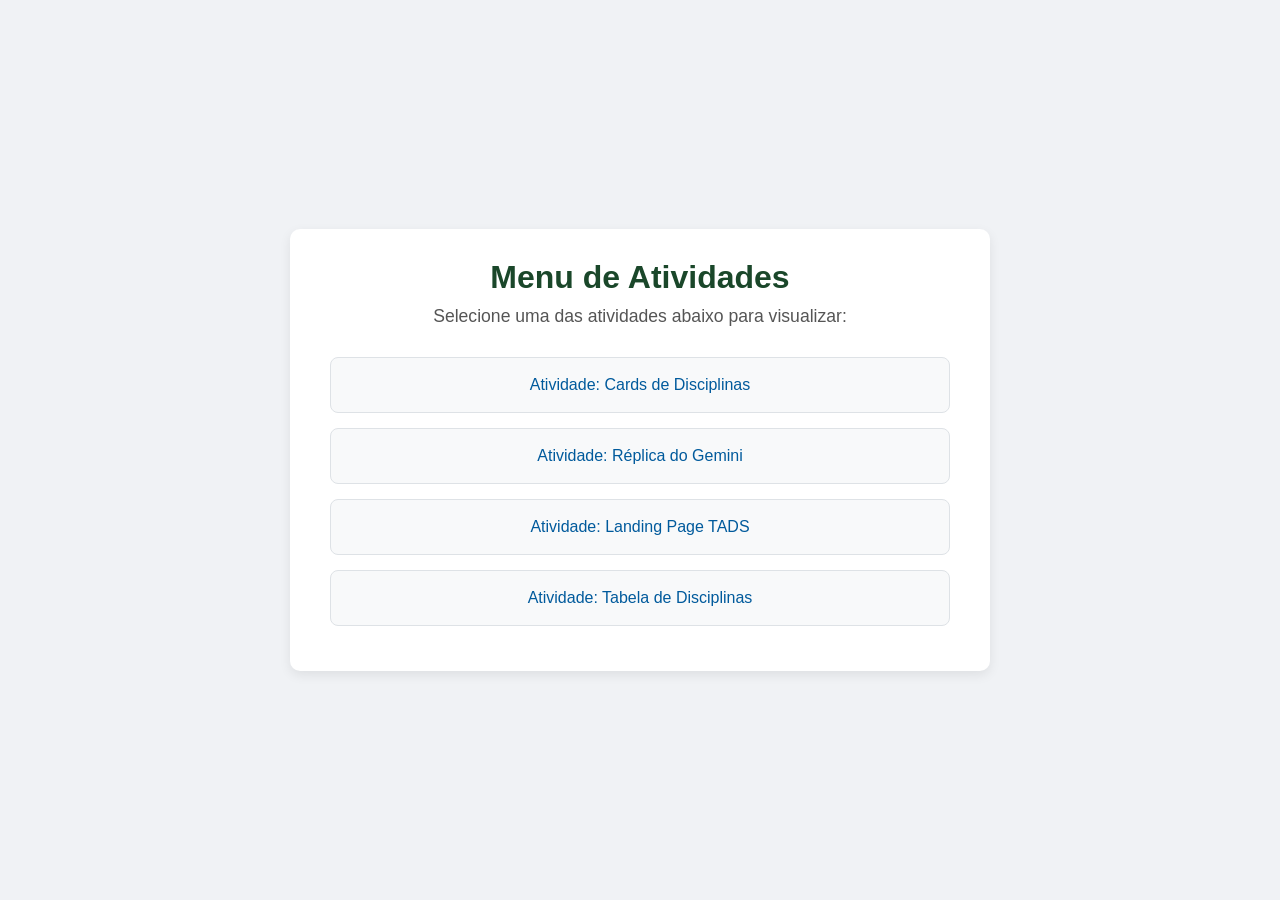
<file: index.html>
<!DOCTYPE html>
<html lang="pt-BR">
<head>
    <meta charset="UTF-8">
    <meta name="viewport" content="width=device-width, initial-scale=1.0">
    <title>Página Principal - Atividades</title>
    <link rel="stylesheet" href="principal.css">
</head>
<body>

    <main class="container">
        <h1>Menu de Atividades</h1>
        <p>Selecione uma das atividades abaixo para visualizar:</p>
        
        <nav class="menu-navegacao">
            <ul>
                <li><a href="Cards/cards.html" target="_blank">Atividade: Cards de Disciplinas</a></li>
                <li><a href="Gemini/replica.html" target="_blank">Atividade: Réplica do Gemini</a></li>
                <li><a href="LandingPage/landingpage.html" target="_blank">Atividade: Landing Page TADS</a></li>
                <li><a href="Tabelas/tabelas.html" target="_blank">Atividade: Tabela de Disciplinas</a></li>
            </ul>
        </nav>
    </main>
    
</body>
</html>
</file>
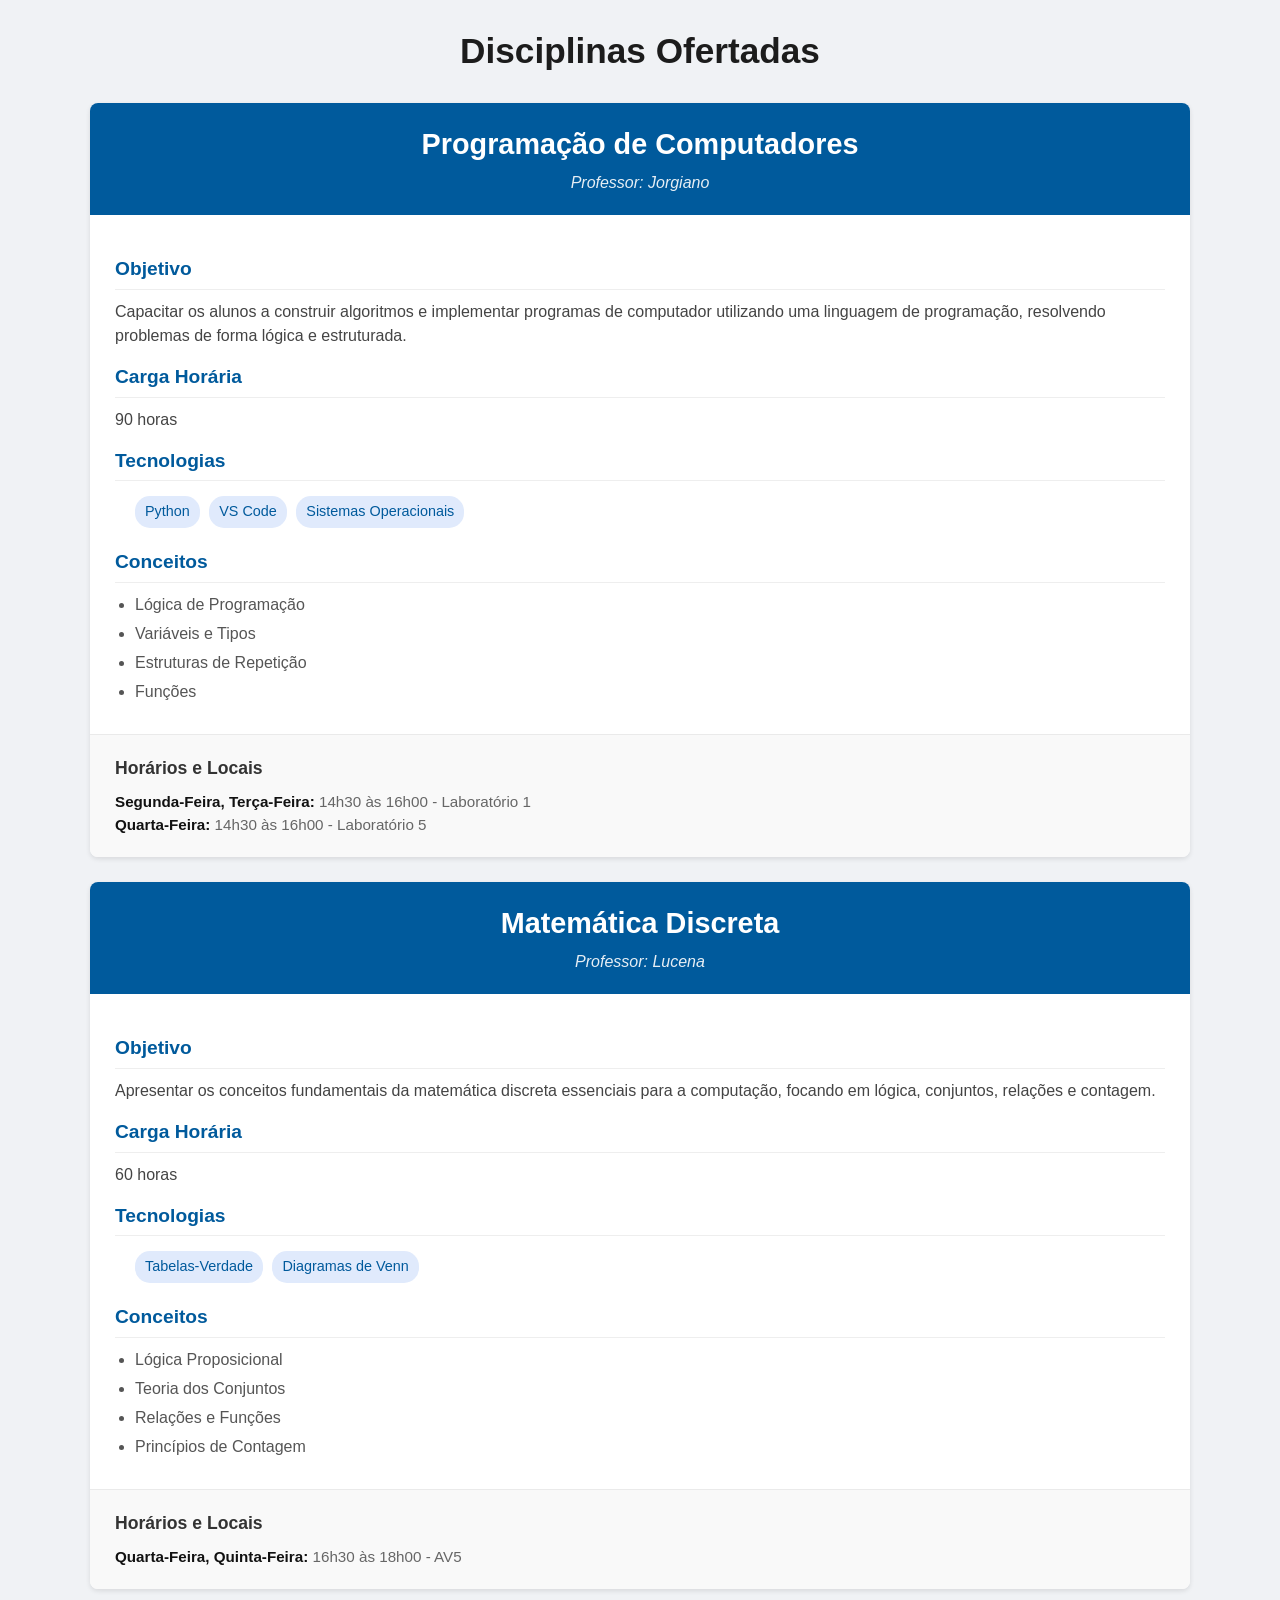
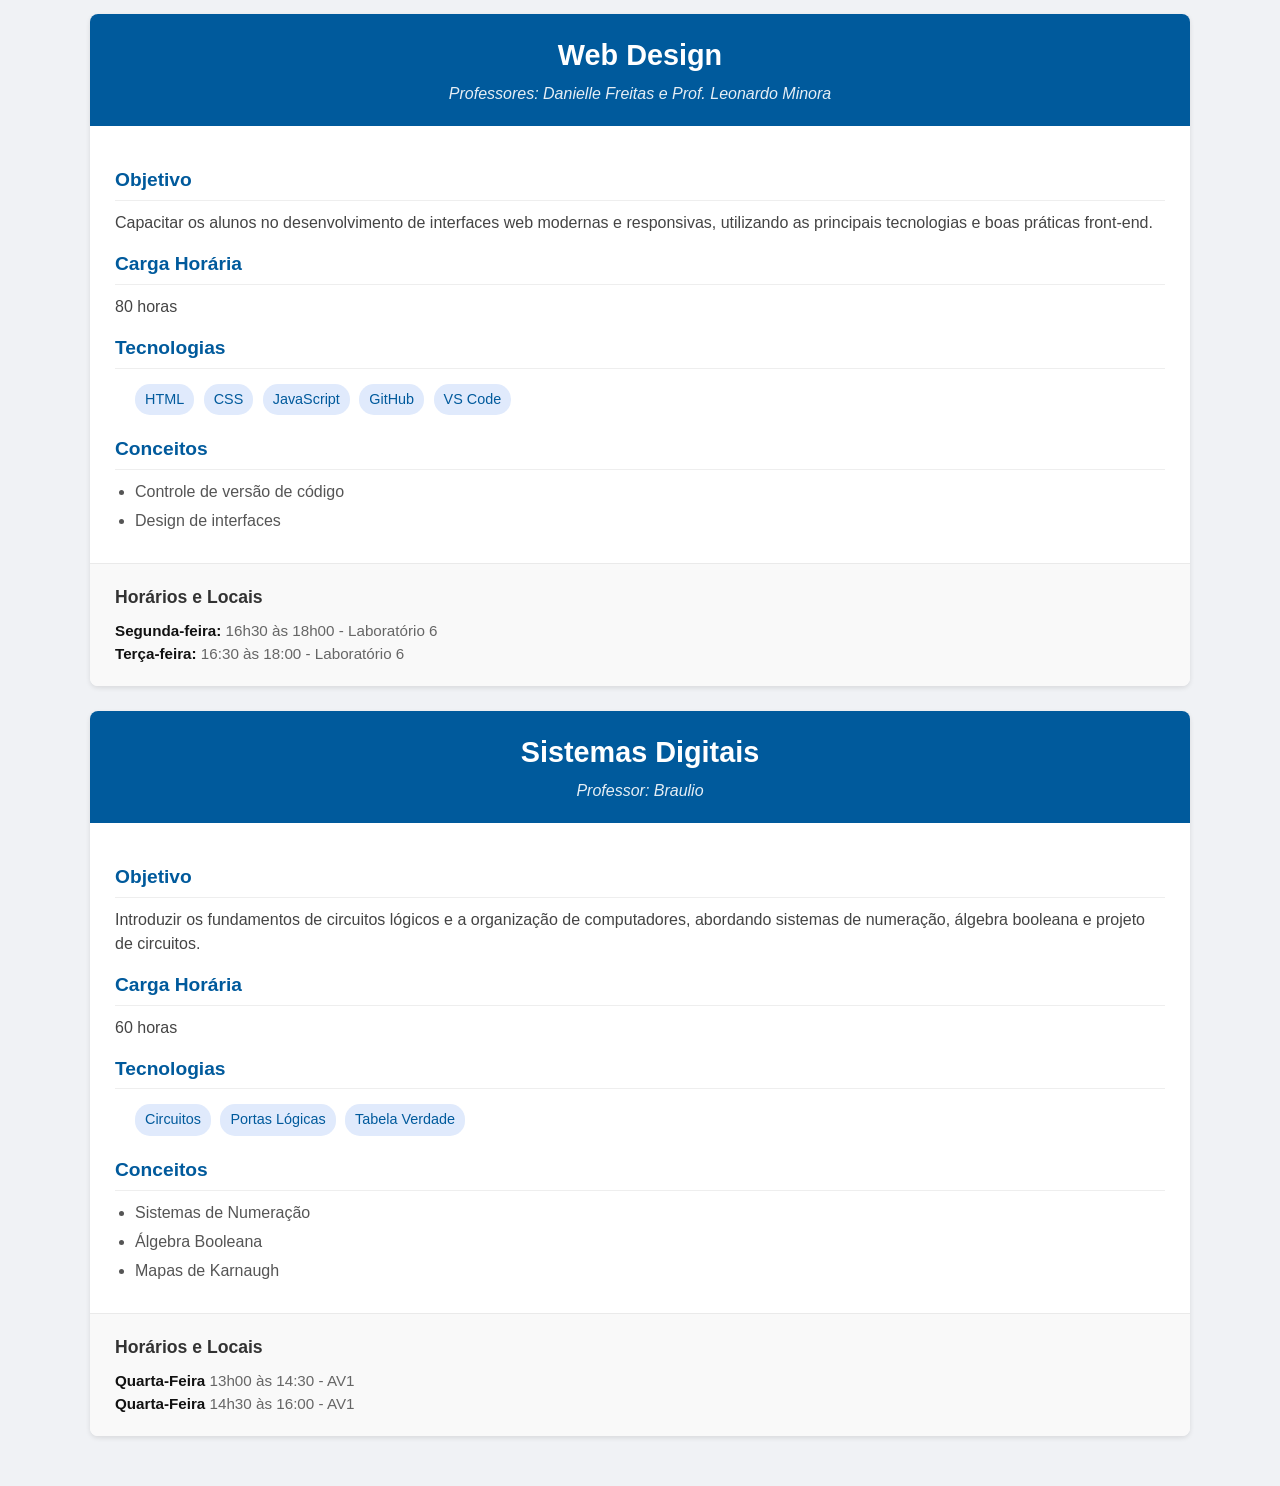
<file: Cards/cards.html>
<!DOCTYPE html>
<html lang="pt-BR">
<head>
    <meta charset="UTF-8">
    <meta name="viewport" content="width=device-width, initial-scale=1.0">
    <title>Cards de Disciplinas</title>
    <link rel="stylesheet" href="cards.css">
</head>
<body>

    <div class="container">
        <h1>Disciplinas Ofertadas</h1>

        <div class="card">
            <div class="card-header">
                <h2>Programação de Computadores</h2>
                <p>Professor: Jorgiano</p>
            </div>
            
            <div class="card-content">
                <h3>Objetivo</h3>
                <p>Capacitar os alunos a construir algoritmos e implementar programas de computador utilizando uma linguagem de programação, resolvendo problemas de forma lógica e estruturada.</p>

                <h3>Carga Horária</h3>
                <p>90 horas</p>

                <h3>Tecnologias</h3>
                <ul class="tecnologias">
                    <li>Python</li>
                    <li>VS Code</li>
                    <li>Sistemas Operacionais</li>
                </ul>
                
                <h3>Conceitos</h3>
                <ul>
                    <li>Lógica de Programação</li>
                    <li>Variáveis e Tipos</li>
                    <li>Estruturas de Repetição</li>
                    <li>Funções</li>
                </ul>
            </div>
            
            <div class="card-footer">
                <h3>Horários e Locais</h3>
                <p><strong>Segunda-Feira, Terça-Feira:</strong> 14h30 às 16h00 - Laboratório 1</p>
                <p><strong>Quarta-Feira:</strong> 14h30 às 16h00 - Laboratório 5</p>
            </div>
        </div>

        <div class="card">
            <div class="card-header">
                <h2>Matemática Discreta</h2>
                <p>Professor: Lucena</p>
            </div>
            
            <div class="card-content">
                <h3>Objetivo</h3>
                <p>Apresentar os conceitos fundamentais da matemática discreta essenciais para a computação, focando em lógica, conjuntos, relações e contagem.</p>

                <h3>Carga Horária</h3>
                <p>60 horas</p>

                <h3>Tecnologias</h3>
                <ul class="tecnologias">
                    <li>Tabelas-Verdade</li>
                    <li>Diagramas de Venn</li>
                </ul>
                
                <h3>Conceitos</h3>
                <ul>
                    <li>Lógica Proposicional</li>
                    <li>Teoria dos Conjuntos</li>
                    <li>Relações e Funções</li>
                    <li>Princípios de Contagem</li>
                </ul>
            </div>
            
            <div class="card-footer">
                <h3>Horários e Locais</h3>
                <p><strong>Quarta-Feira, Quinta-Feira:</strong> 16h30 às 18h00 - AV5</p>
            </div>
        </div>
        
        <div class="card">
            <div class="card-header">
                <h2>Web Design</h2>
                <p>Professores: Danielle Freitas e Prof. Leonardo Minora</p>
            </div>
            
            <div class="card-content">
                <h3>Objetivo</h3>
                <p>Capacitar os alunos no desenvolvimento de interfaces web modernas e responsivas, utilizando as principais tecnologias e boas práticas front-end.</p>

                <h3>Carga Horária</h3>
                <p>80 horas</p>

                <h3>Tecnologias</h3>
                <ul class="tecnologias">
                    <li>HTML</li>
                    <li>CSS</li>
                    <li>JavaScript</li>
                    <li>GitHub</li>
                    <li>VS Code</li>
                </ul>
                
                <h3>Conceitos</h3>
                <ul>
                    <li>Controle de versão de código</li>
                    <li>Design de interfaces</li>
                </ul>
            </div>
            
            <div class="card-footer">
                <h3>Horários e Locais</h3>
                <p><strong>Segunda-feira:</strong> 16h30 às 18h00 - Laboratório 6</p>
                <p><strong>Terça-feira:</strong> 16:30 às 18:00 - Laboratório 6</p>
            </div>
        </div>
        
        <div class="card">
            <div class="card-header">
                <h2>Sistemas Digitais</h2>
                <p>Professor: Braulio</p>
            </div>
            
            <div class="card-content">
                <h3>Objetivo</h3>
                <p>Introduzir os fundamentos de circuitos lógicos e a organização de computadores, abordando sistemas de numeração, álgebra booleana e projeto de circuitos.</p>

                <h3>Carga Horária</h3>
                <p>60 horas</p>

                <h3>Tecnologias</h3>
                <ul class="tecnologias">
                    <li>Circuitos</li>
                    <li>Portas Lógicas</li>
                    <li>Tabela Verdade</li>
                </ul>
                
                <h3>Conceitos</h3>
                <ul>
                    <li>Sistemas de Numeração</li>
                    <li>Álgebra Booleana</li>
                    <li>Mapas de Karnaugh</li>
                </ul>
            </div>
            
            <div class="card-footer">
                <h3>Horários e Locais</h3>
                <p><strong>Quarta-Feira</strong> 13h00 às 14:30 - AV1</p>
                <p><strong>Quarta-Feira</strong> 14h30 às 16:00 - AV1</p>
            </div>
        </div>

    </div>
    
</body>
</html>
</file>
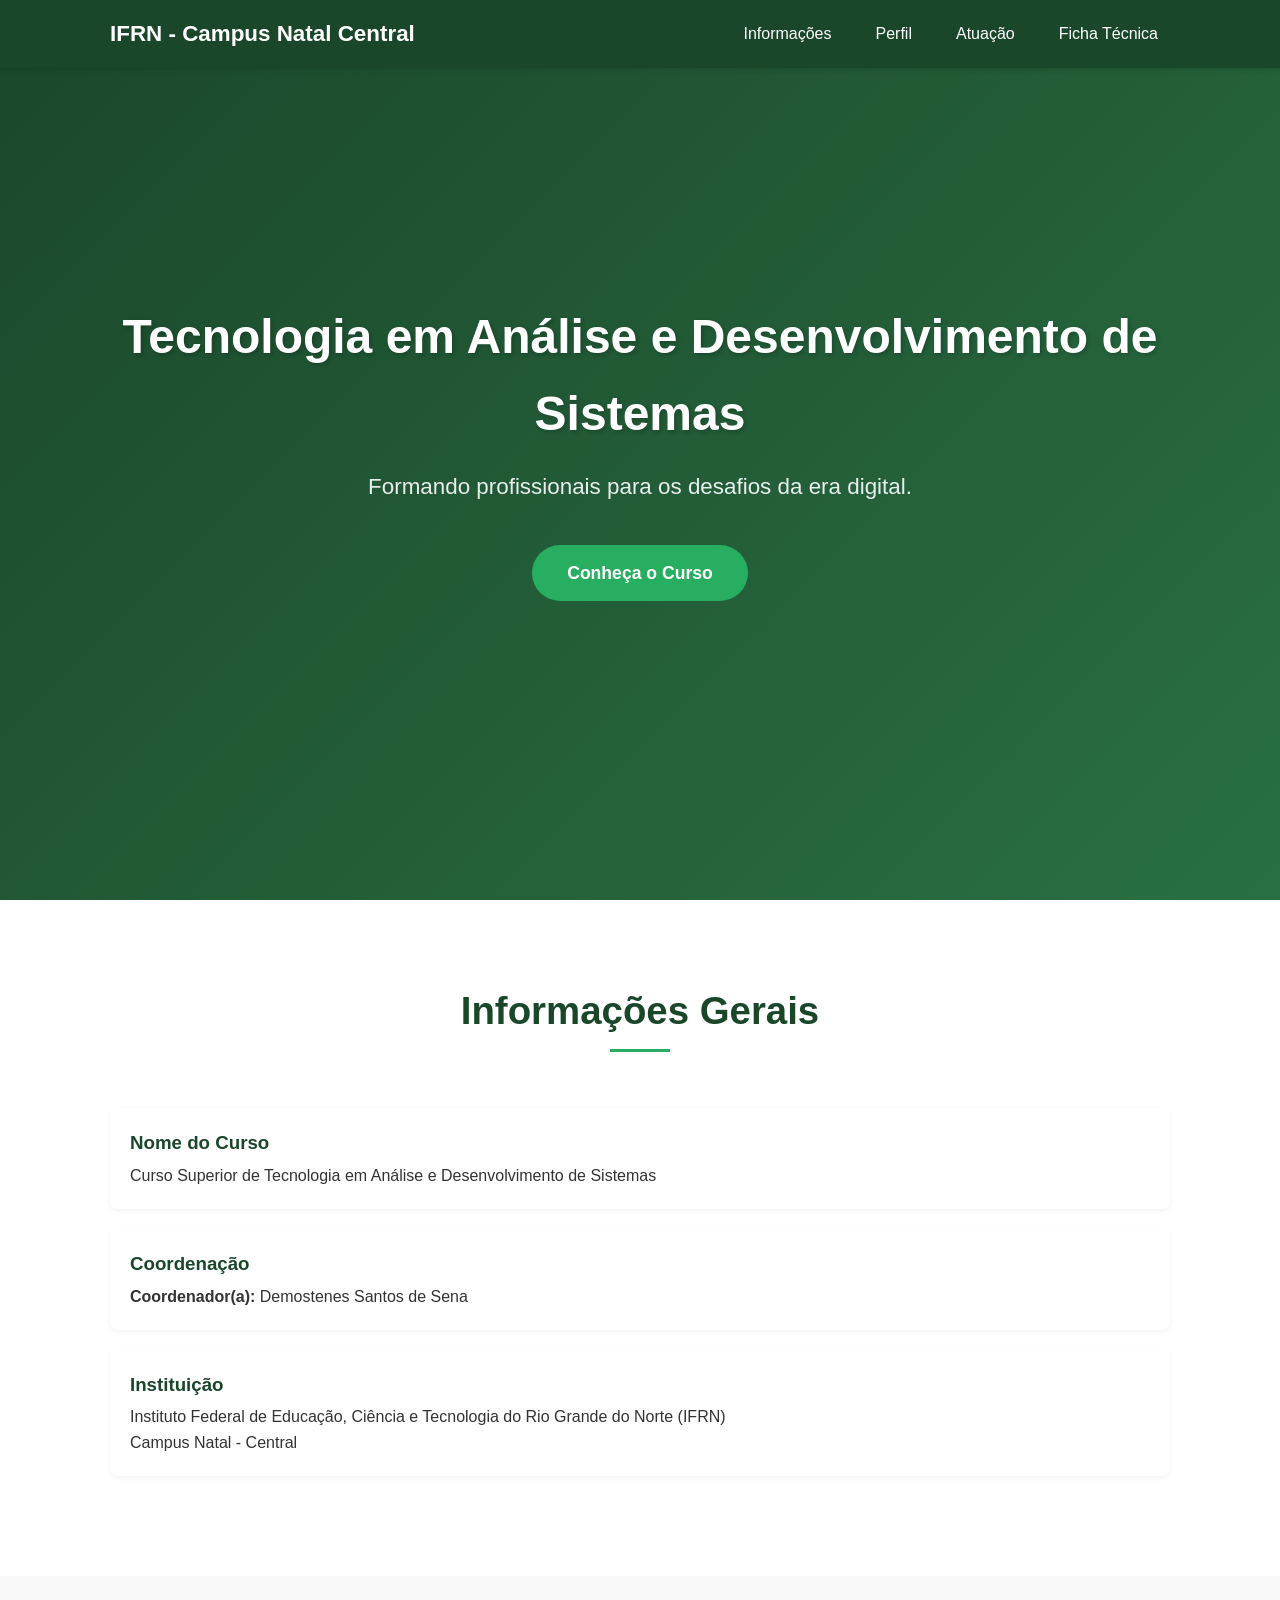
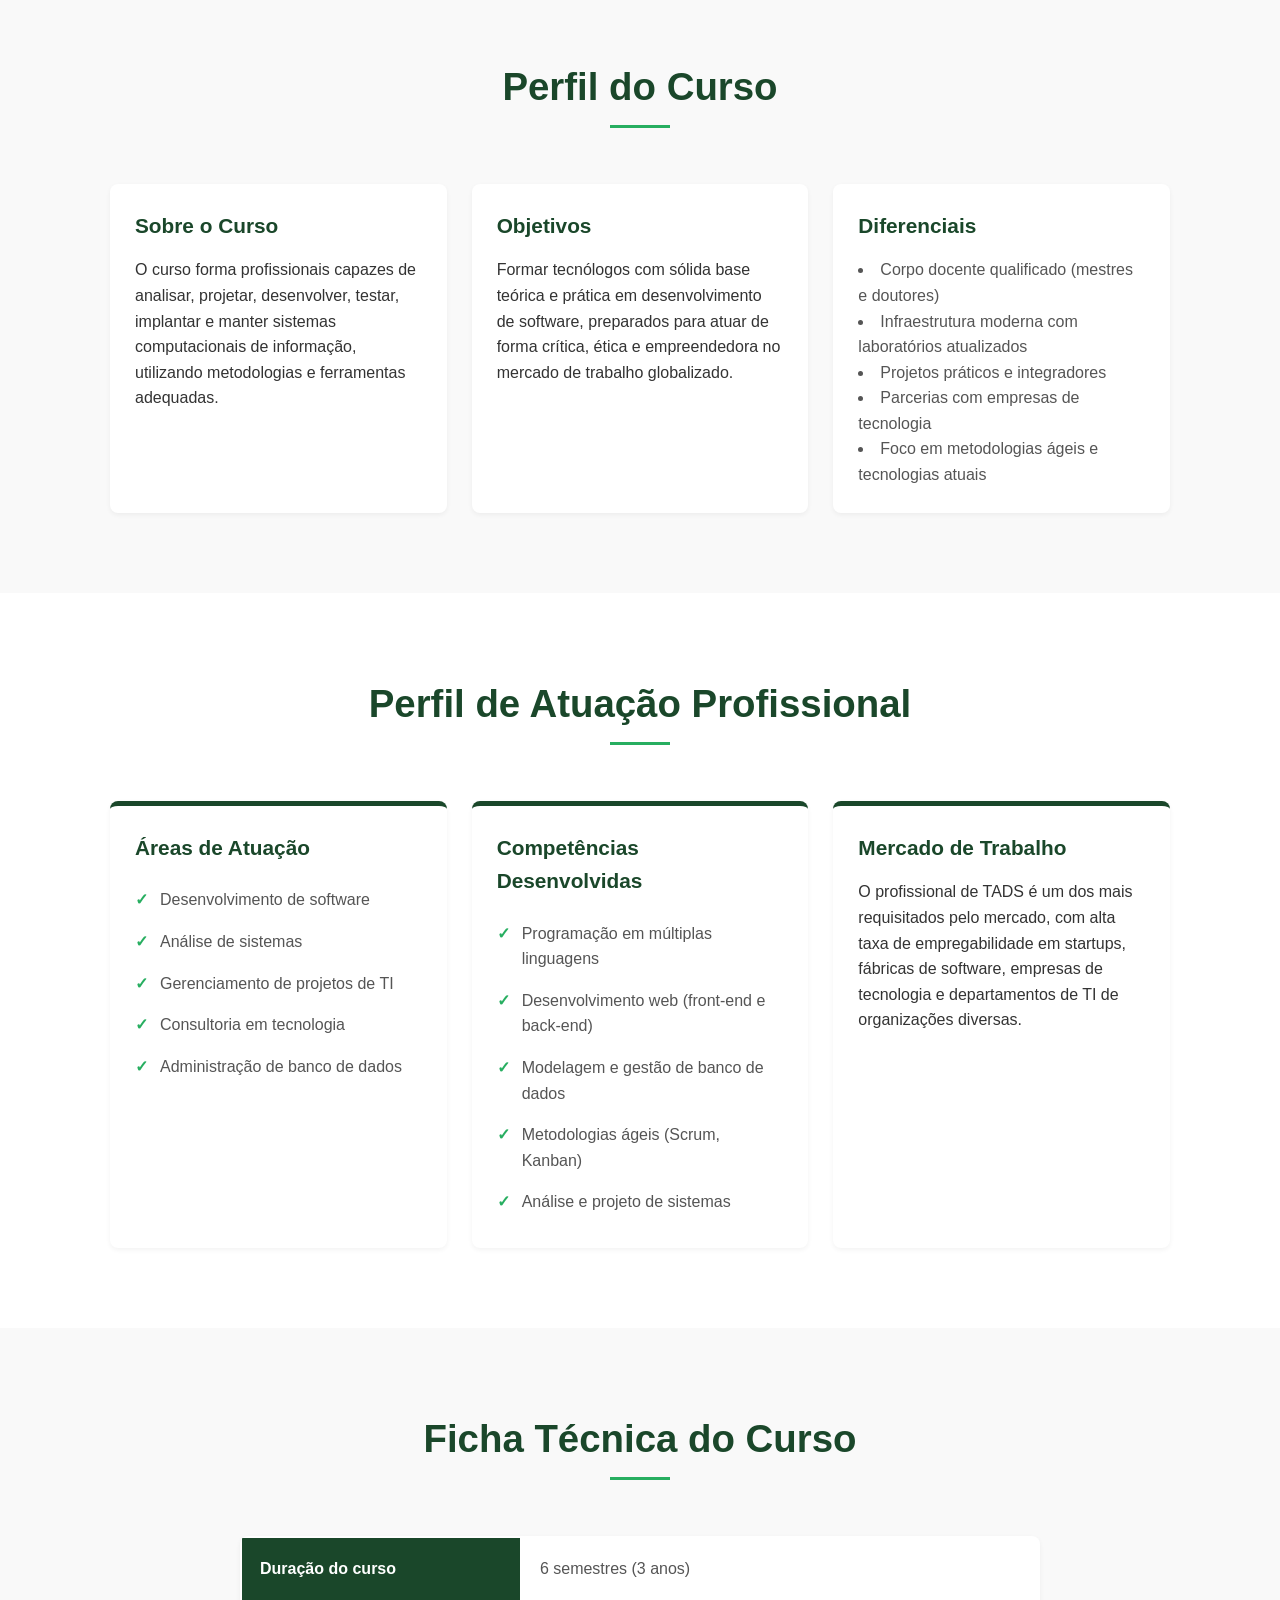
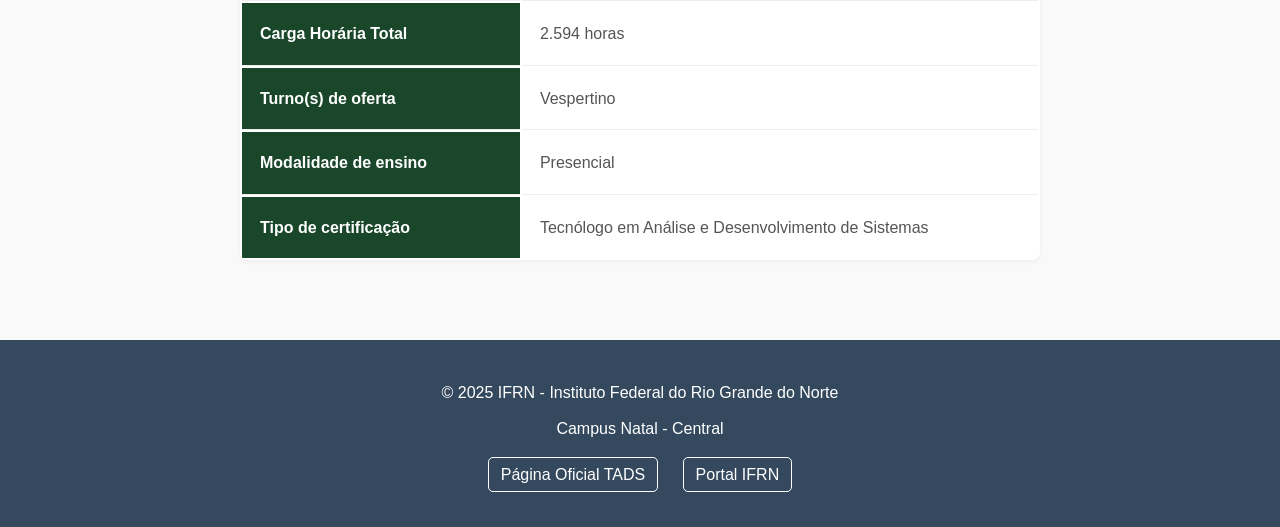
<file: LandingPage/landingpage.html>
<!DOCTYPE html>
<html lang="pt-BR">
<head>
    <meta charset="UTF-8">
    <meta name="viewport" content="width=device-width, initial-scale=1.0">
    <title>TADS - Análise e Desenvolvimento de Sistemas - IFRN</title>
    <link rel="stylesheet" href="landingpage.css">
</head>
<body>

    <header>
        <nav class="container">
            <h1>IFRN - Campus Natal Central</h1>
            <ul class="nav-menu">
                <li><a href="#informacoes">Informações</a></li>
                <li><a href="#perfil-curso">Perfil</a></li>
                <li><a href="#atuacao">Atuação</a></li>
                <li><a href="#ficha-tecnica">Ficha Técnica</a></li>
            </ul>
        </nav>
    </header>

    <section class="hero">
        <div class="hero-content">
            <h1>Tecnologia em Análise e Desenvolvimento de Sistemas</h1>
            <p class="hero-subtitle">Formando profissionais para os desafios da era digital.</p>
            <a href="#informacoes" class="btn-cta">Conheça o Curso</a>
        </div>
    </section>

    <section id="informacoes">
        <div class="container">
            <h2 class="section-title">Informações Gerais</h2>
            <div class="info-box">
                <h3>Nome do Curso</h3>
                <p>Curso Superior de Tecnologia em Análise e Desenvolvimento de Sistemas</p>
            </div>
            <div class="info-box">
                <h3>Coordenação</h3>
                <p><strong>Coordenador(a):</strong> Demostenes Santos de Sena</p>
            </div>
            <div class="info-box">
                <h3>Instituição</h3>
                <p>Instituto Federal de Educação, Ciência e Tecnologia do Rio Grande do Norte (IFRN)</p>
                <p>Campus Natal - Central</p>
            </div>
        </div>
    </section>

    <section id="perfil-curso" class="section-bg-light">
        <div class="container">
            <h2 class="section-title">Perfil do Curso</h2>
            <div class="content-grid">
                <div class="content-card">
                    <h3>Sobre o Curso</h3>
                    <p>O curso forma profissionais capazes de analisar, projetar, desenvolver, testar, implantar e manter sistemas computacionais de informação, utilizando metodologias e ferramentas adequadas.</p>
                </div>
                <div class="content-card">
                    <h3>Objetivos</h3>
                    <p>Formar tecnólogos com sólida base teórica e prática em desenvolvimento de software, preparados para atuar de forma crítica, ética e empreendedora no mercado de trabalho globalizado.</p>
                </div>
                <div class="content-card">
                    <h3>Diferenciais</h3>
                    <ul>
                        <li>Corpo docente qualificado (mestres e doutores)</li>
                        <li>Infraestrutura moderna com laboratórios atualizados</li>
                        <li>Projetos práticos e integradores</li>
                        <li>Parcerias com empresas de tecnologia</li>
                        <li>Foco em metodologias ágeis e tecnologias atuais</li>
                    </ul>
                </div>
            </div>
        </div>
    </section>

    <section id="atuacao">
        <div class="container">
            <h2 class="section-title">Perfil de Atuação Profissional</h2>
            <div class="atuacao-grid">
                <div class="atuacao-card">
                    <h3>Áreas de Atuação</h3>
                    <ul>
                        <li>Desenvolvimento de software</li>
                        <li>Análise de sistemas</li>
                        <li>Gerenciamento de projetos de TI</li>
                        <li>Consultoria em tecnologia</li>
                        <li>Administração de banco de dados</li>
                    </ul>
                </div>
                <div class="atuacao-card">
                    <h3>Competências Desenvolvidas</h3>
                    <ul>
                        <li>Programação em múltiplas linguagens</li>
                        <li>Desenvolvimento web (front-end e back-end)</li>
                        <li>Modelagem e gestão de banco de dados</li>
                        <li>Metodologias ágeis (Scrum, Kanban)</li>
                        <li>Análise e projeto de sistemas</li>
                    </ul>
                </div>
                <div class="atuacao-card">
                    <h3>Mercado de Trabalho</h3>
                    <p>O profissional de TADS é um dos mais requisitados pelo mercado, com alta taxa de empregabilidade em startups, fábricas de software, empresas de tecnologia e departamentos de TI de organizações diversas.</p>
                </div>
            </div>
        </div>
    </section>

    <section id="ficha-tecnica" class="section-bg-light">
        <div class="container">
            <h2 class="section-title">Ficha Técnica do Curso</h2>
            <table class="ficha-table">
                <tbody>
                    <tr>
                        <th>Duração do curso</th>
                        <td>6 semestres (3 anos)</td>
                    </tr>
                    <tr>
                        <th>Carga Horária Total</th>
                        <td>2.594 horas</td>
                    </tr>
                    <tr>
                        <th>Turno(s) de oferta</th>
                        <td>Vespertino</td>
                    </tr>
                    <tr>
                        <th>Modalidade de ensino</th>
                        <td>Presencial</td>
                    </tr>
                    <tr>
                        <th>Tipo de certificação</th>
                        <td>Tecnólogo em Análise e Desenvolvimento de Sistemas</td>
                    </tr>
                </tbody>
            </table>
        </div>
    </section>

    <footer>
        <div class="container">
            <p>&copy; 2025 IFRN - Instituto Federal do Rio Grande do Norte</p>
            <p>Campus Natal - Central</p>
            <div class="footer-links">
                <a href="https://diatinf.ifrn.edu.br/cursos/tecnologia-em-analise-e-desenvolvimento-de-sistemas/" target="_blank">Página Oficial TADS</a>
                <a href="https://portal.ifrn.edu.br/" target="_blank">Portal IFRN</a>
            </div>
        </div>
    </footer>

</body>
</html>
</file>
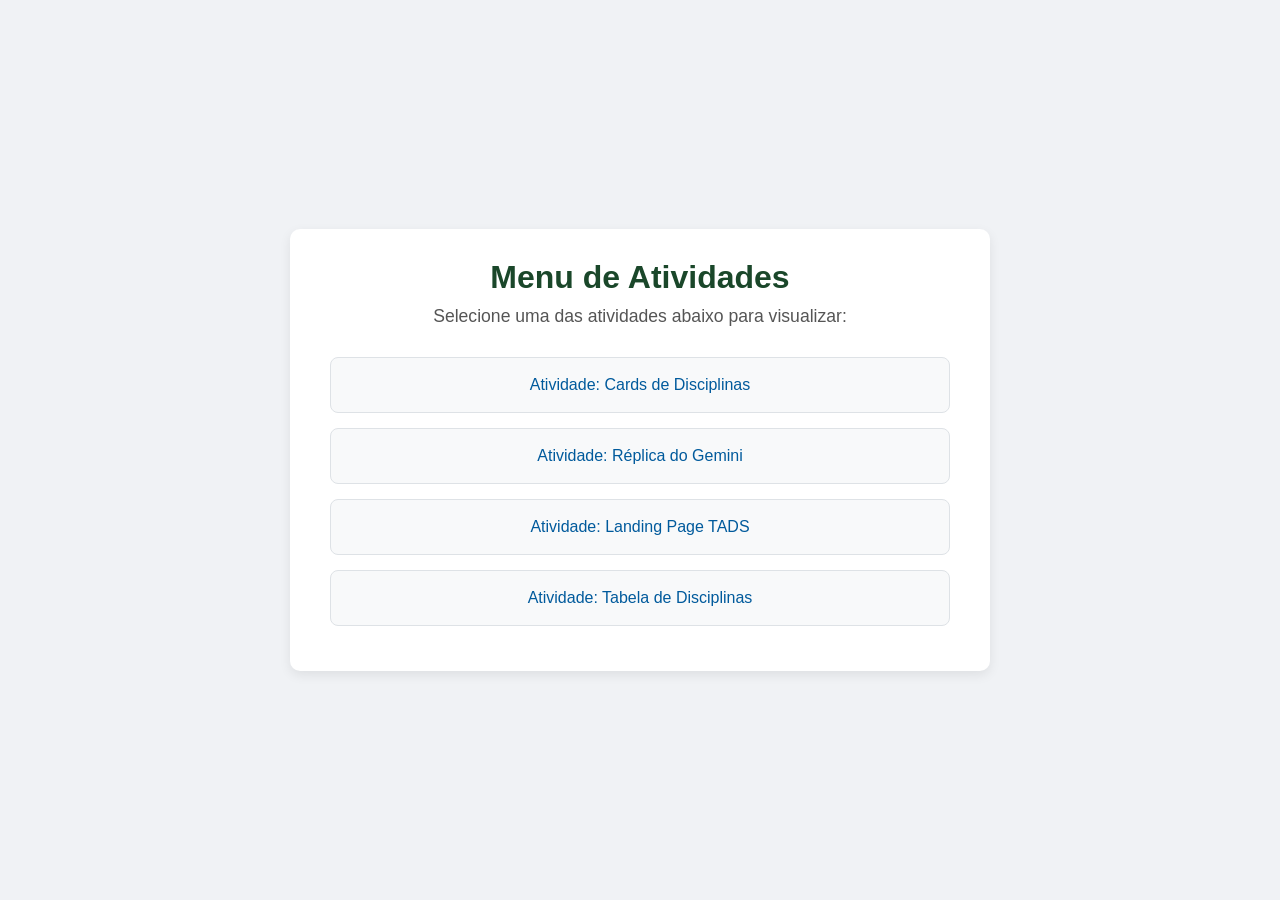
<file: PaginaPrincipal/principal.html>
<!DOCTYPE html>
<html lang="pt-BR">
<head>
    <meta charset="UTF-8">
    <meta name="viewport" content="width=device-width, initial-scale=1.0">
    <title>Página Principal - Atividades</title>
    <link rel="stylesheet" href="principal.css">
</head>
<body>

    <main class="container">
        <h1>Menu de Atividades</h1>
        <p>Selecione uma das atividades abaixo para visualizar:</p>
        
        <nav class="menu-navegacao">
            <ul>
                <li><a href="../Cards/cards.html" target="_blank">Atividade: Cards de Disciplinas</a></li>
                <li><a href="../Gemini/replica.html" target="_blank">Atividade: Réplica do Gemini</a></li>
                <li><a href="../LandingPage/landingpage.html" target="_blank">Atividade: Landing Page TADS</a></li>
                <li><a href="../Tabelas/tabelas.html" target="_blank">Atividade: Tabela de Disciplinas</a></li>
            </ul>
        </nav>
    </main>
    
</body>
</html>
</file>
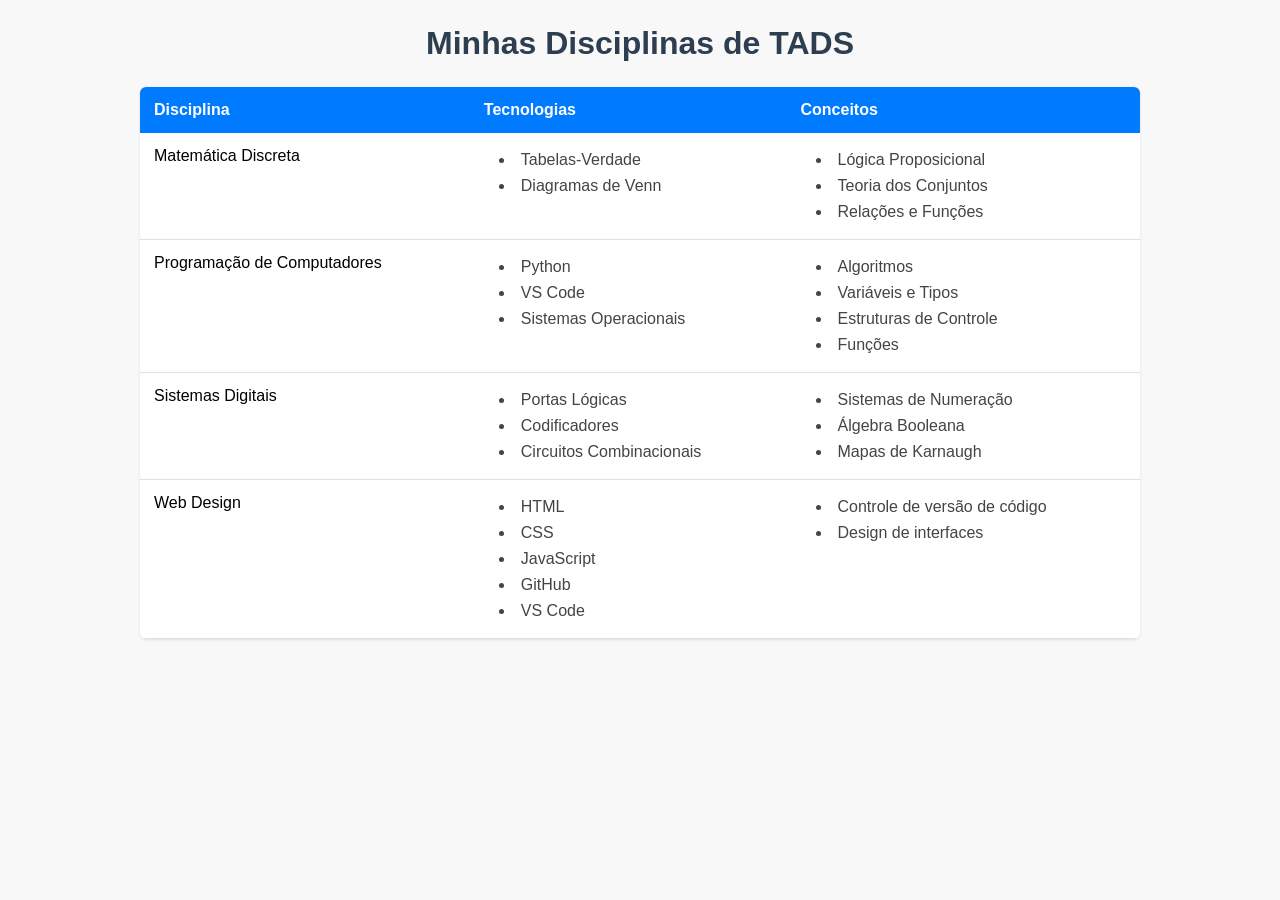
<file: Tabelas/tabelas.html>
<!DOCTYPE html>
<html lang="pt-BR">
<head>
    <meta charset="UTF-8">
    <meta name="viewport" content="width=device-width, initial-scale=1.0">
    <title>Disciplinas do Curso</title>
    <link rel="stylesheet" href="tabelas.css">
</head>
<body>
    <h1>Minhas Disciplinas de TADS</h1>

    <table>
        <thead>
            <tr>
                <th>Disciplina</th>
                <th>Tecnologias</th>
                <th>Conceitos</th>
            </tr>
        </thead>
        <tbody>
            <tr>
                <td>Matemática Discreta</td>
                <td>
                    <ul>
                        <li>Tabelas-Verdade</li>
                        <li>Diagramas de Venn</li>
                    </ul>
                </td>
                <td>
                    <ul>
                        <li>Lógica Proposicional</li>
                        <li>Teoria dos Conjuntos</li>
                        <li>Relações e Funções</li>
                    </ul>
                </td>
            </tr>
            <tr>
                <td>Programação de Computadores</td>
                <td>
                    <ul>
                        <li>Python</li>
                        <li>VS Code</li>
                        <li>Sistemas Operacionais</li>
                    </ul>
                </td>
                <td>
                    <ul>
                        <li>Algoritmos</li>
                        <li>Variáveis e Tipos</li>
                        <li>Estruturas de Controle</li>
                        <li>Funções</li>
                    </ul>
                </td>
            </tr>
            <tr>
                <td>Sistemas Digitais</td>
                <td>
                    <ul>
                        <li>Portas Lógicas</li>
                        <li>Codificadores</li>
                        <li>Circuitos Combinacionais</li>
                    </ul>
                </td>
                <td>
                    <ul>
                        <li>Sistemas de Numeração</li>
                        <li>Álgebra Booleana</li>
                        <li>Mapas de Karnaugh</li>
                    </ul>
                </td>
            </tr>
            <tr>
                <td>Web Design</td>
                <td>
                    <ul>
                        <li>HTML</li>
                        <li>CSS</li>
                        <li>JavaScript</li>
                        <li>GitHub</li>
                        <li>VS Code</li>
                    </ul>
                </td>
                <td>
                    <ul>
                        <li>Controle de versão de código</li>
                        <li>Design de interfaces</li>
                    </ul>
                </td>
            </tr>
        </tbody>
    </table>

</body>
</html>
</file>
<file: principal.css>
* {
    margin: 0;
    padding: 0;
    box-sizing: border-box;
}

body {
    font-family: -apple-system, BlinkMacSystemFont, "Segoe UI", Roboto, Helvetica, Arial, sans-serif;
    background-color: #f0f2f5;
    color: #333;
    display: grid;
    place-items: center;
    min-height: 100vh;
    padding: 20px;
}

.container {
    width: 100%;
    max-width: 700px;
    background-color: #ffffff;
    padding: 30px 40px;
    border-radius: 10px;
    box-shadow: 0 4px 12px rgba(0, 0, 0, 0.08);
    text-align: center;
}

h1 {
    color: #1a472a;
    margin-bottom: 10px;
}

.container p {
    color: #555;
    margin-bottom: 30px;
    font-size: 1.1rem;
}

.menu-navegacao ul {
    list-style: none;
}

.menu-navegacao li {
    margin-bottom: 15px;
}

.menu-navegacao a {
    display: block;
    text-decoration: none;
    padding: 18px 25px;
    background-color: #f8f9fa;
    color: #005a9c;
    border: 1px solid #dee2e6;
    border-radius: 8px;
    font-size: 1rem;
    font-weight: 500;
    transition: all 0.3s ease;
}

.menu-navegacao a:hover {
    background-color: #e9ecef;
    border-color: #adb5bd;
    transform: translateY(-2px);
    box-shadow: 0 2px 6px rgba(0, 0, 0, 0.05);
}
</file>
<file: Cards/cards.css>
* {
    margin: 0;
    padding: 0;
    box-sizing: border-box;
}

body {
    font-family: Tahoma, sans-serif;
    background-color: #f0f2f5;
    padding: 25px;
    line-height: 1.5;
}

.container {
    max-width: 1100px;
    margin: 0 auto;
}

.container h1 {
    text-align: center;
    color: #1c1c1c;
    margin-bottom: 25px;
    font-size: 2.2em;
}

.card {
    background-color: #ffffff;
    border-radius: 8px;
    box-shadow: 0 2px 5px rgba(0, 0, 0, 0.1);
    margin-bottom: 25px;
    overflow: hidden;
    transition: box-shadow 0.3s ease;
}

.card:hover {
    box-shadow: 0 5px 15px rgba(0, 0, 0, 0.15);
}

.card-header {
    background-color: #005a9c;
    color: white;
    padding: 20px;
    text-align: center;
}

.card-header h2 {
    font-size: 1.8em;
    margin-bottom: 5px;
}

.card-header p {
    font-style: italic;
    opacity: 0.9;
    font-size: 1em;
}

.card-content {
    padding: 25px;
}

.card-content h3 {
    color: #005a9c;
    margin-top: 15px;
    margin-bottom: 10px;
    font-size: 1.2em;
    border-bottom: 1px solid #eee;
    padding-bottom: 5px;
}

.card-content p {
    color: #444;
    margin-bottom: 10px;
}

.card-content ul {
    list-style-type: disc;
    padding-left: 20px;
}

.card-content li {
    margin-bottom: 5px;
    color: #555;
}

.tecnologias {
    list-style: none;
    padding-left: 0;
}

.tecnologias li {
    display: inline-block;
    background-color: #e0eafc;
    color: #005a9c;
    padding: 5px 10px;
    margin: 5px 5px 5px 0;
    border-radius: 15px;
    font-size: 0.9em;
}

.card-footer {
    background-color: #f9f9f9;
    padding: 20px 25px;
    border-top: 1px solid #eaeaea;
}

.card-footer h3 {
    color: #333;
    font-size: 1.1em;
    margin-bottom: 10px;
}

.card-footer p {
    color: #666;
    font-size: 0.95em;
}

.card-footer strong {
    color: #111;
}

@media (max-width: 768px) {
    .container h1 {
        font-size: 1.8em;
    }
    
    .card-header h2 {
        font-size: 1.5em;
    }
}
</file>
<file: LandingPage/landingpage.css>
* {
    margin: 0;
    padding: 0;
    box-sizing: border-box;
}

:root {
    --primary-color: #1a472a;
    --secondary-color: #27ae60;
    --light-bg: #f9f9f9;
    --text-color: #333;
    --text-secondary: #555;
    --white-color: #ffffff;
}

html {
    scroll-behavior: smooth;
}

body {
    font-family: 'Verdana', Geneva, sans-serif;
    line-height: 1.6;
    color: var(--text-color);
}

.container {
    max-width: 1100px;
    margin: 0 auto;
    padding: 0 20px;
}

header {
    background-color: var(--primary-color);
    color: var(--white-color);
    padding: 1rem 0;
    position: fixed;
    width: 100%;
    top: 0;
    z-index: 1000;
    box-shadow: 0 2px 4px rgba(0, 0, 0, 0.1);
}

header nav {
    display: flex;
    justify-content: space-between;
    align-items: center;
}

header h1 {
    font-size: 1.4rem;
}

.nav-menu {
    list-style: none;
    display: flex;
}

.nav-menu li {
    margin-left: 20px;
}

.nav-menu li a {
    color: var(--white-color);
    text-decoration: none;
    padding: 8px 12px;
    border-radius: 5px;
    transition: background-color 0.3s;
}

.nav-menu li a:hover {
    background-color: rgba(255, 255, 255, 0.15);
}

.hero {
    background: linear-gradient(135deg, var(--primary-color) 0%, #2a6f44 100%);
    color: var(--white-color);
    height: 100vh;
    display: flex;
    align-items: center;
    justify-content: center;
    text-align: center;
    padding: 0 20px;
}

.hero-content h1 {
    font-size: 3rem;
    margin-bottom: 1rem;
    text-shadow: 2px 2px 4px rgba(0, 0, 0, 0.2);
}

.hero-subtitle {
    font-size: 1.4rem;
    margin-bottom: 2.5rem;
    opacity: 0.9;
}

.btn-cta {
    display: inline-block;
    background-color: var(--secondary-color);
    color: var(--white-color);
    padding: 14px 35px;
    text-decoration: none;
    border-radius: 30px;
    font-size: 1.1rem;
    font-weight: bold;
    transition: transform 0.3s, box-shadow 0.3s;
}

.btn-cta:hover {
    transform: translateY(-2px);
    box-shadow: 0 4px 15px rgba(0, 0, 0, 0.2);
}

section {
    padding: 80px 0;
}

.section-bg-light {
    background-color: var(--light-bg);
}

.section-title {
    text-align: center;
    font-size: 2.4rem;
    margin-bottom: 3.5rem;
    color: var(--primary-color);
    position: relative;
}

.section-title::after {
    content: '';
    display: block;
    width: 60px;
    height: 3px;
    background: var(--secondary-color);
    margin: 8px auto 0;
}

.info-box {
    background: var(--white-color);
    padding: 20px;
    margin-bottom: 20px;
    border-radius: 8px;
    box-shadow: 0 2px 5px rgba(0,0,0,0.05);
}

.info-box h3 {
    color: var(--primary-color);
    margin-bottom: 5px;
}

.content-grid {
    display: grid;
    grid-template-columns: repeat(auto-fit, minmax(300px, 1fr));
    gap: 25px;
}

.content-card {
    background: var(--white-color);
    padding: 25px;
    border-radius: 8px;
    box-shadow: 0 2px 5px rgba(0,0,0,0.05);
}

.content-card h3 {
    color: var(--primary-color);
    margin-bottom: 15px;
    font-size: 1.3rem;
}

.content-card ul {
    list-style-position: inside;
    color: var(--text-secondary);
}

.atuacao-grid {
    display: grid;
    grid-template-columns: repeat(auto-fit, minmax(300px, 1fr));
    gap: 25px;
}

.atuacao-card {
    background: var(--white-color);
    padding: 25px;
    border-radius: 8px;
    box-shadow: 0 2px 5px rgba(0,0,0,0.05);
    border-top: 5px solid var(--primary-color);
}

.atuacao-card h3 {
    color: var(--primary-color);
    margin-bottom: 15px;
    font-size: 1.3rem;
}

.atuacao-card ul {
    list-style: none;
    padding-left: 0;
}

.atuacao-card ul li {
    padding: 8px 0;
    color: var(--text-secondary);
    position: relative;
    padding-left: 25px;
}

.atuacao-card ul li::before {
    content: '✓';
    position: absolute;
    left: 0;
    color: var(--secondary-color);
    font-weight: bold;
}

.ficha-table {
    width: 100%;
    max-width: 800px;
    margin: 0 auto;
    background: var(--white-color);
    border-radius: 8px;
    overflow: hidden;
    box-shadow: 0 2px 5px rgba(0,0,0,0.05);
}

.ficha-table th,
.ficha-table td {
    padding: 18px;
    text-align: left;
    border-bottom: 1px solid #eee;
}

.ficha-table th {
    background-color: var(--primary-color);
    color: var(--white-color);
    font-weight: bold;
    width: 35%;
}

.ficha-table td {
    color: var(--text-secondary);
}

.ficha-table tr:last-child th,
.ficha-table tr:last-child td {
    border-bottom: none;
}

footer {
    background-color: #34495e;
    color: var(--white-color);
    padding: 40px 0;
    text-align: center;
}

footer p {
    margin-bottom: 10px;
}

.footer-links {
    margin-top: 20px;
}

.footer-links a {
    color: var(--white-color);
    text-decoration: none;
    margin: 0 10px;
    padding: 8px 12px;
    border: 1px solid var(--white-color);
    border-radius: 5px;
    transition: background-color 0.3s;
}

.footer-links a:hover {
    background-color: rgba(255, 255, 255, 0.15);
}

@media (max-width: 768px) {
    header nav {
        flex-direction: column;
    }

    .nav-menu {
        flex-direction: column;
        width: 100%;
        text-align: center;
        margin-top: 10px;
    }

    .nav-menu li {
        margin: 5px 0;
    }

    .hero-content h1 {
        font-size: 2.2rem;
    }

    .hero-subtitle {
        font-size: 1.2rem;
    }
    
    .section-title {
        font-size: 2rem;
    }

    .ficha-table th,
    .ficha-table td {
        display: block;
        width: 100%;
    }

    .ficha-table th {
        border-bottom: none;
    }
}
</file>
<file: PaginaPrincipal/principal.css>
* {
    margin: 0;
    padding: 0;
    box-sizing: border-box;
}

body {
    font-family: -apple-system, BlinkMacSystemFont, "Segoe UI", Roboto, Helvetica, Arial, sans-serif;
    background-color: #f0f2f5;
    color: #333;
    display: grid;
    place-items: center;
    min-height: 100vh;
    padding: 20px;
}

.container {
    width: 100%;
    max-width: 700px;
    background-color: #ffffff;
    padding: 30px 40px;
    border-radius: 10px;
    box-shadow: 0 4px 12px rgba(0, 0, 0, 0.08);
    text-align: center;
}

h1 {
    color: #1a472a;
    margin-bottom: 10px;
}

.container p {
    color: #555;
    margin-bottom: 30px;
    font-size: 1.1rem;
}

.menu-navegacao ul {
    list-style: none;
}

.menu-navegacao li {
    margin-bottom: 15px;
}

.menu-navegacao a {
    display: block;
    text-decoration: none;
    padding: 18px 25px;
    background-color: #f8f9fa;
    color: #005a9c;
    border: 1px solid #dee2e6;
    border-radius: 8px;
    font-size: 1rem;
    font-weight: 500;
    transition: all 0.3s ease;
}

.menu-navegacao a:hover {
    background-color: #e9ecef;
    border-color: #adb5bd;
    transform: translateY(-2px);
    box-shadow: 0 2px 6px rgba(0, 0, 0, 0.05);
}
</file>
<file: Tabelas/tabelas.css>
* {
    margin: 0;
    padding: 0;
    box-sizing: border-box;
}

body {
    font-family: 'Verdana', sans-serif;
    background-color: #f8f8f8;
    padding: 25px;
}

h1 {
    text-align: center;
    color: #2c3e50;
    margin-bottom: 25px;
}

table {
    width: 100%;
    max-width: 1000px;
    margin: 0 auto;
    background-color: #ffffff;
    border-collapse: collapse;
    box-shadow: 0 1px 3px rgba(0, 0, 0, 0.1);
    border-radius: 6px;
    overflow: hidden;
}

thead {
    background-color: #007BFF;
    color: white;
}

th {
    padding: 14px;
    text-align: left;
    font-size: 16px;
    font-weight: bold;
}

tbody tr {
    border-bottom: 1px solid #e0e0e0;
}

tbody tr:hover {
    background-color: #f1f1f1;
}

td {
    padding: 14px;
    vertical-align: top;
}

td ul {
    list-style-position: inside;
    margin-left: 15px;
}

td ul li {
    padding: 4px 0;
    color: #444;
}

@media screen and (max-width: 768px) {
    table {
        font-size: 14px;
    }

    th, td {
        padding: 12px;
    }
}
</file>
